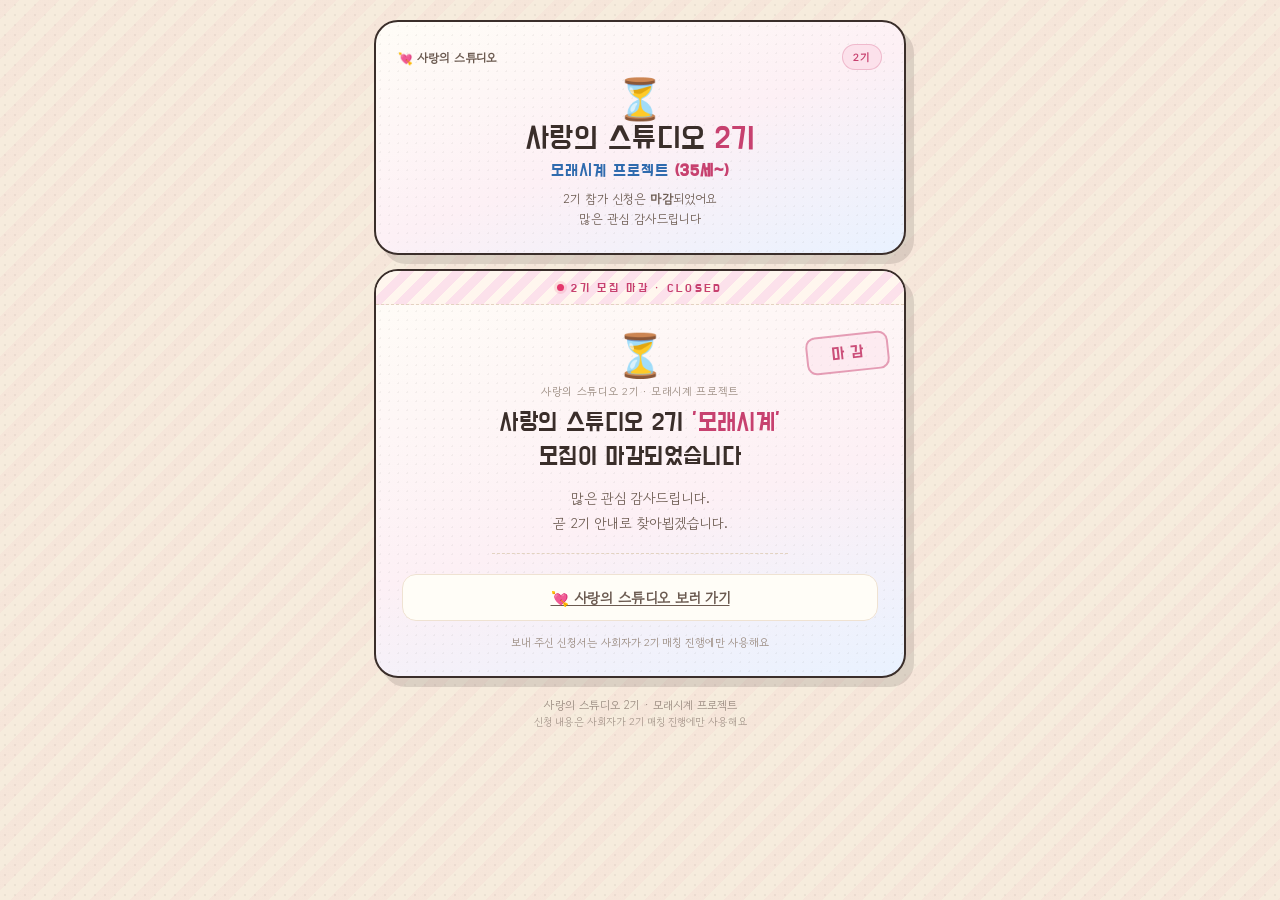
<file: love-studio/apply/index.html>
<!doctype html>
<html lang="ko">
<head>
<meta charset="utf-8">
<meta name="viewport" content="width=device-width, initial-scale=1, viewport-fit=cover">
<title>⏳ 사랑의 스튜디오 2기 · 모래시계 프로젝트 — 모집 마감</title>
<meta name="description" content="사랑의 스튜디오 2기 모래시계 프로젝트 모집이 마감되었습니다. 많은 관심 감사드립니다.">
<meta name="theme-color" content="#FFF7E8">
<meta name="robots" content="noindex">
<meta property="og:title" content="⏳ 사랑의 스튜디오 2기 · 모래시계 프로젝트 — 모집 마감">
<meta property="og:description" content="사랑의 스튜디오 2기 '모래시계' 모집이 마감되었습니다. 많은 관심 감사드립니다.">
<meta property="og:type" content="website">
<link rel="preconnect" href="https://fonts.googleapis.com">
<link rel="preconnect" href="https://fonts.gstatic.com" crossorigin>
<link href="https://fonts.googleapis.com/css2?family=Do+Hyeon&family=Gowun+Dodum&family=Noto+Sans+KR:wght@400;500;700;900&display=swap" rel="stylesheet">
<link rel="stylesheet" href="../assets/style.css?v=20">
<link rel="stylesheet" href="apply.css?v=4">
</head>
<body class="apply-body">
  <div class="apply-wrap">
    <header class="apply-hero">
      <div class="apply-hero-top">
        <a class="apply-home" href="../">💘 사랑의 스튜디오</a>
        <span class="apply-season">2기</span>
      </div>
      <div class="apply-hourglass" aria-hidden="true">⏳</div>
      <h1>사랑의 스튜디오 <span>2기</span></h1>
      <p class="apply-sub">모래시계 프로젝트 <b>(35세~)</b></p>
      <p class="apply-desc">2기 참가 신청은 <b>마감</b>되었어요<br>많은 관심 감사드립니다</p>
    </header>

    <main id="applyMain" class="apply-main">
      <section class="apply-closed">
        <div class="closed-tape">
          <span class="closed-dot" aria-hidden="true"></span>
          <span>2기 모집 마감 · CLOSED</span>
        </div>

        <div class="closed-body">
          <div class="closed-hourglass" aria-hidden="true">⏳</div>
          <p class="closed-eyebrow">사랑의 스튜디오 2기 · 모래시계 프로젝트</p>
          <h2 class="closed-title">사랑의 스튜디오 2기 <span>'모래시계'</span><br>모집이 마감되었습니다</h2>
          <p class="closed-msg">많은 관심 감사드립니다.<br>곧 2기 안내로 찾아뵙겠습니다.</p>

          <div class="closed-divider" aria-hidden="true"></div>

          <div class="closed-stamp" aria-hidden="true">마감</div>

          <div class="closed-actions">
            <a class="btn ghost" href="../">💘 사랑의 스튜디오 보러 가기</a>
          </div>

          <p class="closed-foot">보내 주신 신청서는 사회자가 2기 매칭 진행에만 사용해요</p>
        </div>
      </section>
    </main>

    <footer class="apply-foot">
      <p>사랑의 스튜디오 2기 · 모래시계 프로젝트</p>
      <p class="apply-foot-small">신청 내용은 사회자가 2기 매칭 진행에만 사용해요</p>
    </footer>
  </div>
  <div id="toast" class="toast" role="status" aria-live="polite"></div>
  <noscript>
    <p style="padding:24px;text-align:center;font-family:sans-serif">사랑의 스튜디오 2기 모집이 마감되었습니다 · 많은 관심 감사드립니다 ⏳</p>
  </noscript>
  <script type="module" src="app.js?v=3"></script>
</body>
</html>
</file>
<file: love-studio/assets/style.css>
/* ============================================================
   사랑의 스튜디오 — 90s retro dating show theme
   ============================================================ */

:root {
  --cream: #fff7ea;
  --paper: #fffdf7;
  --ink: #3a2e2a;
  --ink-2: #6b5a50;
  --muted: #9a8b80;
  --line: #efe2d2;
  --blue: #5b9be8;
  --blue-2: #4e8fd8;
  --blue-soft: #dcebfc;
  --blue-deep: #2f6bae;
  --pink: #f2729f;
  --pink-2: #e0648f;
  --pink-soft: #fce1eb;
  --pink-deep: #c7416f;
  --gold: #f6c453;
  --red: #e4386b;
  --radius: 18px;
  --shadow: 0 2px 0 rgba(58, 46, 42, 0.08), 0 10px 24px -14px rgba(58, 46, 42, 0.4);
  --font-display: 'Do Hyeon', 'Noto Sans KR', system-ui, sans-serif;
  --font-body: 'Gowun Dodum', 'Noto Sans KR', -apple-system, BlinkMacSystemFont, system-ui, sans-serif;
}

* {
  box-sizing: border-box;
  -webkit-tap-highlight-color: transparent;
}

html,
body {
  margin: 0;
  padding: 0;
  height: 100%;
}

body {
  font-family: var(--font-body);
  color: var(--ink);
  background-color: #f6ecdd;
  background-image: radial-gradient(rgba(58, 46, 42, 0.055) 1px, transparent 1px),
    repeating-linear-gradient(135deg, rgba(242, 114, 159, 0.05) 0 14px, transparent 14px 28px);
  background-size: 10px 10px, auto;
  -webkit-font-smoothing: antialiased;
}

button {
  font-family: inherit;
  color: inherit;
  border: 0;
  background: none;
  cursor: pointer;
}

input,
textarea {
  font-family: inherit;
  font-size: 15px;
  color: var(--ink);
}

h1,
h2,
h3,
h4,
p {
  margin: 0;
}

.app {
  min-height: 100%;
  display: flex;
  justify-content: center;
}

.phone {
  width: 100%;
  max-width: 480px;
  height: 100dvh;
  background: var(--cream);
  display: flex;
  flex-direction: column;
  position: relative;
  overflow: hidden;
}

@media (min-width: 540px) {
  .app {
    padding: 18px 0;
    align-items: center;
  }
  .phone {
    height: calc(100dvh - 36px);
    border: 3px solid var(--ink);
    border-radius: 30px;
    box-shadow: 10px 12px 0 rgba(58, 46, 42, 0.16);
  }
}

.screen {
  flex: 1;
  min-height: 0;
  display: flex;
  flex-direction: column;
  position: relative;
}

/* ---------------- 공통 ---------------- */

.pad {
  padding: 16px 16px 26px;
}

.scroll {
  flex: 1;
  min-height: 0;
  overflow-y: auto;
  overscroll-behavior: contain;
  -webkit-overflow-scrolling: touch;
  display: flex;
  flex-direction: column;
}

.scroll > .pad {
  flex: 0 0 auto;
}

.muted {
  color: var(--muted);
  font-size: 12px;
}

.center {
  text-align: center;
}

.section-head {
  display: flex;
  align-items: baseline;
  justify-content: space-between;
  gap: 8px;
  margin: 6px 0 8px;
}

.section-head h2 {
  font-family: var(--font-display);
  font-size: 18px;
  font-weight: 400;
  letter-spacing: 0.4px;
}

.section-note {
  font-size: 12.5px;
  color: var(--ink-2);
  line-height: 1.5;
  margin-bottom: 12px;
  opacity: 0.86;
}

.card {
  background: var(--paper);
  border: 1.5px solid var(--line);
  border-radius: var(--radius);
  padding: 14px;
  box-shadow: var(--shadow);
  margin-bottom: 12px;
}

.mini-label {
  display: inline-block;
  font-size: 11px;
  letter-spacing: 0.06em;
  color: var(--muted);
  text-transform: uppercase;
  margin-bottom: 8px;
}

.warn {
  color: var(--red);
  font-size: 12.5px;
}

.link-btn {
  display: block;
  width: 100%;
  margin-top: 10px;
  font-size: 12.5px;
  color: var(--muted);
  text-decoration: underline;
  text-underline-offset: 3px;
}

/* 배지 */
.badge {
  display: inline-flex;
  align-items: center;
  gap: 3px;
  padding: 3px 9px;
  border-radius: 999px;
  font-size: 11.5px;
  font-weight: 700;
  white-space: nowrap;
  line-height: 1.5;
}
.badge.m {
  background: var(--blue-soft);
  color: var(--blue-deep);
}
.badge.w {
  background: var(--pink-soft);
  color: var(--pink-deep);
}
.badge.host {
  background: linear-gradient(135deg, #ffe6a3, #ffd27a);
  color: #7a5310;
}
.badge.demo {
  background: #efe6da;
  color: var(--ink-2);
}
.badge.live {
  background: #d9f3e4;
  color: #1f7a52;
}
.badge.sm {
  font-size: 10.5px;
  padding: 2px 8px;
}
.badge.num {
  width: 26px;
  height: 26px;
  justify-content: center;
  padding: 0;
  border-radius: 9px;
  font-size: 12px;
  flex: 0 0 auto;
}
.badge.big {
  font-family: var(--font-display);
  font-size: 20px;
  padding: 8px 16px;
  font-weight: 400;
}
.badge.lock-badge {
  background: #f3ece3;
  color: var(--muted);
  font-size: 12px;
}

/* 버튼 */
.btn {
  display: inline-flex;
  align-items: center;
  justify-content: center;
  gap: 6px;
  padding: 12px 16px;
  border-radius: 14px;
  font-size: 14.5px;
  font-weight: 700;
  background: #f3ece3;
  color: var(--ink);
  border: 1.5px solid rgba(58, 46, 42, 0.1);
  transition: transform 0.06s ease, box-shadow 0.16s ease, background 0.16s ease;
}
.btn:active:not(:disabled) {
  transform: translateY(1px) scale(0.995);
}
.btn:disabled {
  opacity: 0.4;
  cursor: default;
}
.btn.block {
  display: flex;
  width: 100%;
  margin-bottom: 8px;
}
.btn.primary {
  background: linear-gradient(160deg, #ff8ab2, var(--pink-2));
  color: #fff;
  border-color: rgba(199, 65, 111, 0.35);
  box-shadow: 0 3px 0 #c2557a;
}
.btn.primary:active:not(:disabled) {
  box-shadow: 0 1px 0 #c2557a;
  transform: translateY(2px);
}
.btn.ghost {
  background: var(--paper);
  border: 1.5px solid var(--line);
  color: var(--ink-2);
}
.btn.small {
  padding: 8px 12px;
  font-size: 13px;
  border-radius: 11px;
}
.btn.danger {
  background: var(--red);
  color: #fff;
  box-shadow: 0 3px 0 #b11f4e;
}
.btn.reveal {
  background: linear-gradient(135deg, #ffe08a, #ffb366 55%, #ff8ab2);
  color: #5a3211;
  border: 2px solid #f0a95e;
  box-shadow: 0 4px 0 rgba(240, 169, 94, 0.55);
  font-size: 15px;
  margin: 6px 0 8px;
}
.btn.reveal:active {
  transform: translateY(2px);
  box-shadow: 0 2px 0 rgba(240, 169, 94, 0.55);
}
.btn-row {
  display: flex;
  gap: 8px;
  margin-bottom: 10px;
}
.btn-row .btn {
  flex: 1;
  margin-bottom: 0;
}
.danger-text {
  color: var(--red);
  font-size: 12.5px;
}

.icon-btn {
  width: 36px;
  height: 36px;
  border-radius: 12px;
  background: var(--paper);
  border: 1.5px solid var(--line);
  font-size: 16px;
  display: inline-flex;
  align-items: center;
  justify-content: center;
  flex: 0 0 auto;
}

.spacer {
  flex: 1;
}

.mini-btn {
  font-size: 11.5px;
  font-weight: 700;
  padding: 5px 9px;
  border-radius: 9px;
  background: #f2ece3;
  color: var(--ink-2);
  border: 1px solid rgba(58, 46, 42, 0.08);
}
.mini-btn.alert {
  background: var(--pink-soft);
  color: var(--pink-deep);
}

.chip {
  padding: 8px 11px;
  border-radius: 999px;
  background: var(--paper);
  border: 1.5px dashed #e3d3c1;
  font-size: 12px;
  color: var(--ink-2);
  white-space: nowrap;
}
.quick-row {
  display: flex;
  gap: 7px;
  overflow-x: auto;
  padding-bottom: 4px;
  scrollbar-width: none;
}
.quick-row::-webkit-scrollbar {
  display: none;
}

.text-input,
.text-area {
  width: 100%;
  background: var(--paper);
  border: 1.5px solid var(--line);
  border-radius: 13px;
  padding: 12px 13px;
  outline: none;
  margin-bottom: 10px;
}
.text-input:focus,
.text-area:focus {
  border-color: var(--pink);
  box-shadow: 0 0 0 3px rgba(242, 114, 159, 0.13);
}
.text-area {
  resize: vertical;
  line-height: 1.55;
}

/* ---------------- 로딩 ---------------- */

.loading {
  flex: 1;
  display: flex;
  flex-direction: column;
  align-items: center;
  justify-content: center;
  gap: 10px;
  color: var(--muted);
  font-size: 13px;
}
.loading-heart {
  font-size: 40px;
  animation: pulse 1.1s ease-in-out infinite;
}
@keyframes pulse {
  0%,
  100% {
    transform: scale(1);
  }
  50% {
    transform: scale(1.15);
  }
}

/* ---------------- 입장 ---------------- */

.entry {
  flex: 1;
  min-height: 0;
  overflow-y: auto;
  padding: 34px 22px 26px;
  display: flex;
  flex-direction: column;
  align-items: center;
  position: relative;
}
.entry::before {
  content: '';
  position: absolute;
  inset: 0 0 auto 0;
  height: 40%;
  background: radial-gradient(120% 90% at 50% 0%, rgba(91, 155, 232, 0.22), transparent 60%),
    radial-gradient(90% 80% at 85% 10%, rgba(242, 114, 159, 0.18), transparent 65%);
  pointer-events: none;
}
.entry > * {
  position: relative;
  width: 100%;
  max-width: 380px;
}
.entry-deco {
  display: flex;
  justify-content: space-between;
  font-size: 16px;
  opacity: 0.7;
  margin-bottom: 6px;
}
.hero-photo {
  margin: 0 auto 16px;
  border-radius: 18px;
  overflow: hidden;
  border: 2px solid rgba(58, 46, 42, 0.14);
  box-shadow: 0 8px 22px -14px rgba(58, 46, 42, 0.55);
  line-height: 0;
}
.hero-photo img {
  display: block;
  width: 100%;
  height: auto;
}
.entry-kicker {
  text-align: center;
  font-size: 12px;
  letter-spacing: 0.28em;
  color: var(--ink-2);
  opacity: 0.8;
  margin-bottom: 12px;
}
.logo {
  font-family: var(--font-display);
  font-size: 52px;
  line-height: 0.98;
  text-align: center;
  font-weight: 400;
  letter-spacing: -1px;
  color: var(--ink);
  text-shadow: 3px 4px 0 rgba(242, 114, 159, 0.25);
}
.logo em {
  font-style: normal;
  background: linear-gradient(100deg, var(--blue-2), var(--pink-2) 70%);
  -webkit-background-clip: text;
  background-clip: text;
  color: transparent;
  -webkit-text-fill-color: transparent;
}
.entry-sub {
  text-align: center;
  font-size: 13.5px;
  line-height: 1.65;
  color: var(--ink-2);
  margin: 16px 0 24px;
}
.entry-card {
  margin-top: 6px;
}
.ticket {
  background: var(--paper);
  border: 2px dashed #e6cdb8;
  border-radius: 20px;
  padding: 18px 16px 12px;
  box-shadow: var(--shadow);
  position: relative;
  animation: rise 0.5s ease both;
}
.ticket::before,
.ticket::after {
  content: '';
  position: absolute;
  width: 18px;
  height: 18px;
  background: var(--cream);
  border-radius: 50%;
  border: 2px dashed #e6cdb8;
  top: 50%;
  transform: translateY(-50%);
}
.ticket::before {
  left: -10px;
  border-right-color: transparent;
}
.ticket::after {
  right: -10px;
  border-left-color: transparent;
}
@keyframes rise {
  from {
    opacity: 0;
    transform: translateY(10px);
  }
  to {
    opacity: 1;
    transform: none;
  }
}
.entry-foot {
  margin-top: 16px;
  display: flex;
  flex-wrap: wrap;
  gap: 6px;
  align-items: center;
  justify-content: center;
  font-size: 11.5px;
  color: var(--muted);
  text-align: center;
}
.entry-bar {
  display: flex;
  align-items: center;
  gap: 10px;
  margin-bottom: 18px;
}
.entry-bar h2 {
  font-family: var(--font-display);
  font-size: 20px;
  font-weight: 400;
  flex: 1;
}

/* ---------------- 1기 종료 안내 ---------------- */

.closed {
  flex: 1;
  min-height: 0;
  overflow-y: auto;
  padding: 34px 22px 40px;
  display: flex;
  flex-direction: column;
  align-items: center;
  justify-content: center;
  position: relative;
}
.closed::before {
  content: '';
  position: absolute;
  inset: 0 0 auto 0;
  height: 46%;
  background: radial-gradient(120% 90% at 50% 0%, rgba(91, 155, 232, 0.2), transparent 62%),
    radial-gradient(90% 80% at 85% 12%, rgba(242, 114, 159, 0.16), transparent 66%);
  pointer-events: none;
}
.closed > * {
  position: relative;
  width: 100%;
  max-width: 380px;
}
.closed-deco {
  display: flex;
  justify-content: center;
  gap: 14px;
  font-size: 11px;
  color: var(--pink);
  opacity: 0.6;
  margin-bottom: 14px;
}
.closed-kicker {
  text-align: center;
  font-size: 11.5px;
  letter-spacing: 0.28em;
  color: var(--ink-2);
  opacity: 0.8;
  margin-bottom: 12px;
}
.closed-logo {
  font-family: var(--font-display);
  font-size: 42px;
  line-height: 0.98;
  text-align: center;
  font-weight: 400;
  letter-spacing: -1px;
  color: var(--ink);
  text-shadow: 3px 4px 0 rgba(242, 114, 159, 0.22);
}
.closed-logo em {
  font-style: normal;
  background: linear-gradient(100deg, var(--blue-2), var(--pink-2) 70%);
  -webkit-background-clip: text;
  background-clip: text;
  color: transparent;
  -webkit-text-fill-color: transparent;
}
.closed-card {
  margin-top: 26px;
  padding: 30px 18px 20px;
  text-align: center;
  position: relative;
  animation: rise 0.5s ease both;
}
.closed-stamp {
  position: absolute;
  top: 13px;
  right: 15px;
  font-family: var(--font-display);
  font-size: 12px;
  letter-spacing: 0.22em;
  color: var(--pink-deep);
  border: 1.5px solid rgba(199, 65, 111, 0.45);
  border-radius: 6px;
  padding: 2px 6px 3px;
  transform: rotate(-6deg);
  opacity: 0.75;
}
.closed-title {
  font-family: var(--font-display);
  font-size: 25px;
  line-height: 1.34;
  font-weight: 400;
  color: var(--ink);
  margin-top: 6px;
}
.closed-thanks {
  margin-top: 12px;
  font-size: 13.5px;
  line-height: 1.6;
  color: var(--ink-2);
}
.closed-rule {
  margin: 18px auto 12px;
  width: 64px;
  height: 0;
  border-top: 2px dashed #e6cdb8;
}
.closed-date {
  font-size: 11.5px;
  letter-spacing: 0.16em;
  color: var(--muted);
}
.closed-host {
  margin: 18px auto 0;
  display: block;
  font-size: 12px;
  color: var(--muted);
  padding: 8px 12px;
  border-radius: 999px;
  border: 1px dashed var(--line);
}

.seg {
  display: flex;
  gap: 8px;
  margin-bottom: 16px;
}
.seg-btn {
  flex: 1;
  padding: 12px;
  border-radius: 14px;
  background: var(--paper);
  border: 1.5px solid var(--line);
  font-weight: 700;
  font-size: 14px;
  color: var(--muted);
}
.seg-btn.on.m {
  background: var(--blue-soft);
  border-color: var(--blue);
  color: var(--blue-deep);
}
.seg-btn.on.w {
  background: var(--pink-soft);
  border-color: var(--pink);
  color: var(--pink-deep);
}

.num-grid {
  display: grid;
  grid-template-columns: repeat(2, 1fr);
  gap: 9px;
}
.num-card {
  background: var(--paper);
  border: 1.5px solid var(--line);
  border-radius: 15px;
  padding: 13px 12px;
  text-align: left;
  display: flex;
  align-items: baseline;
  justify-content: space-between;
  box-shadow: 0 2px 0 rgba(58, 46, 42, 0.05);
  transition: transform 0.08s ease;
}
.num-card:active {
  transform: scale(0.97);
}
.num-card b {
  font-family: var(--font-display);
  font-size: 18px;
  font-weight: 400;
}
.num-card span {
  font-size: 11.5px;
  color: var(--muted);
}
.num-card.m {
  border-left: 4px solid var(--blue);
}
.num-card.w {
  border-left: 4px solid var(--pink);
}

.pin-guide {
  text-align: center;
  font-size: 13.5px;
  color: var(--ink-2);
  line-height: 1.55;
  margin-bottom: 20px;
}
.pin-guide small {
  font-size: 11.5px;
  color: var(--muted);
}
.pin-dots {
  display: flex;
  justify-content: center;
  gap: 14px;
  margin-bottom: 6px;
}
.pin-dots .dot {
  width: 15px;
  height: 15px;
  border-radius: 50%;
  background: #eee2d3;
  border: 1.5px solid #e2d2bf;
  transition: transform 0.12s ease, background 0.12s ease;
}
.pin-dots .dot.on {
  background: var(--pink);
  border-color: var(--pink-2);
  transform: scale(1.12);
}
.pin-error {
  min-height: 20px;
  text-align: center;
  font-size: 12px;
  color: var(--red);
  margin-bottom: 6px;
}
.shake {
  animation: shake 0.32s ease;
}
@keyframes shake {
  0%,
  100% {
    transform: translateX(0);
  }
  20%,
  60% {
    transform: translateX(-6px);
  }
  40%,
  80% {
    transform: translateX(6px);
  }
}
.pinpad {
  display: grid;
  grid-template-columns: repeat(3, 1fr);
  gap: 9px;
  margin-top: 6px;
}
.key {
  height: 58px;
  border-radius: 16px;
  background: var(--paper);
  border: 1.5px solid var(--line);
  font-family: var(--font-display);
  font-size: 24px;
  box-shadow: 0 3px 0 rgba(58, 46, 42, 0.07);
  transition: transform 0.06s ease, box-shadow 0.06s ease;
}
.key:active {
  transform: translateY(2px);
  box-shadow: 0 1px 0 rgba(58, 46, 42, 0.07);
}
.key.fn {
  background: #f3ece3;
  color: var(--ink-2);
  font-size: 19px;
}
.code-form {
  margin-bottom: 10px;
}

/* ---------------- 상단 ---------------- */

.topbar {
  flex: 0 0 auto;
  display: flex;
  align-items: center;
  justify-content: space-between;
  gap: 8px;
  padding: calc(10px + env(safe-area-inset-top)) 16px 10px;
  background: var(--cream);
  border-bottom: 1.5px solid var(--line);
}
.brand {
  display: flex;
  align-items: center;
  gap: 7px;
}
.brand-mark {
  font-size: 18px;
  filter: drop-shadow(1px 1px 0 rgba(242, 114, 159, 0.4));
}
.brand-name {
  font-family: var(--font-display);
  font-size: 19px;
  letter-spacing: -0.2px;
  text-shadow: 1.5px 1.5px 0 rgba(242, 114, 159, 0.22);
}

.stage {
  flex: 0 0 auto;
  padding: 8px 14px 10px;
  background: linear-gradient(180deg, rgba(91, 155, 232, 0.1), rgba(242, 114, 159, 0.1));
  border-bottom: 1.5px solid var(--line);
}
.stage-row {
  display: flex;
  align-items: center;
  gap: 8px;
  font-size: 12px;
}
.stage-step {
  font-family: var(--font-display);
  font-size: 10.5px;
  letter-spacing: 0.1em;
  color: #fff;
  background: var(--ink);
  padding: 3px 7px;
  border-radius: 6px;
}
.stage-label {
  flex: 1;
  font-size: 12.5px;
  font-weight: 700;
  color: var(--ink-2);
  overflow: hidden;
  text-overflow: ellipsis;
  white-space: nowrap;
}
.stage-live {
  display: inline-flex;
  align-items: center;
  gap: 4px;
  font-size: 10px;
  font-weight: 700;
  letter-spacing: 0.08em;
  color: var(--pink-deep);
}
.stage-live i {
  width: 6px;
  height: 6px;
  border-radius: 50%;
  background: var(--red);
  animation: blink 1.4s ease-in-out infinite;
}
@keyframes blink {
  0%,
  100% {
    opacity: 1;
  }
  50% {
    opacity: 0.25;
  }
}
.ticker {
  display: flex;
  align-items: center;
  gap: 6px;
  margin-top: 8px;
  background: var(--paper);
  border: 1.5px dashed #ecd9c5;
  border-radius: 10px;
  padding: 5px 8px;
  overflow: hidden;
}
.ticker-badge {
  font-size: 12px;
  flex: 0 0 auto;
}
.ticker-track {
  flex: 1;
  overflow: hidden;
  white-space: nowrap;
  mask-image: linear-gradient(90deg, transparent, #000 8px, #000 calc(100% - 12px), transparent);
  -webkit-mask-image: linear-gradient(90deg, transparent, #000 8px, #000 calc(100% - 12px), transparent);
}
.ticker-text {
  display: inline-block;
  font-size: 12px;
  color: var(--ink-2);
  padding-left: 4px;
  animation: marquee 18s linear 1.2s infinite;
}
@keyframes marquee {
  from {
    transform: translateX(0);
  }
  to {
    transform: translateX(-100%);
  }
}
@media (prefers-reduced-motion: reduce) {
  .ticker-text,
  .dot,
  .stage-live i,
  .loading-heart {
    animation: none;
  }
}

/* ---------------- 탭 ---------------- */

.tabs {
  flex: 0 0 auto;
  display: flex;
  background: var(--paper);
  border-top: 1.5px solid var(--line);
  padding: 6px 6px calc(6px + env(safe-area-inset-bottom));
  box-shadow: 0 -6px 18px -14px rgba(58, 46, 42, 0.5);
}
.tab {
  flex: 1 1 0;
  min-width: 0;
  display: flex;
  flex-direction: column;
  align-items: center;
  justify-content: center;
  gap: 2px;
  padding: 6px 0 4px;
  border-radius: 12px;
  color: var(--muted);
  transition: color 0.15s ease, background 0.15s ease;
}
.tab-icon {
  font-size: 18px;
  line-height: 1;
  filter: grayscale(0.4);
  transition: filter 0.15s ease, transform 0.15s ease;
}
.tab-label {
  font-size: 10.5px;
  font-weight: 700;
  line-height: 1.15;
  white-space: nowrap;
}
/* 사회자도 5개 탭(진행·라운지·명단·투표·방송)이 아이폰 폭에서 한 줄에 들어가게 */
@media (max-width: 400px) {
  .tabs {
    padding-left: 2px;
    padding-right: 2px;
  }
  .tab {
    padding: 5px 0 3px;
    gap: 1px;
  }
  .tab-icon {
    font-size: 16px;
  }
  .tab-label {
    font-size: 9.5px;
    letter-spacing: -0.2px;
  }
}
.tab.on {
  color: var(--pink-deep);
  background: var(--pink-soft);
}
.tab.on .tab-icon {
  filter: none;
  transform: translateY(-1px);
}

/* ---------------- 라운지 ---------------- */

.ann-stack {
  display: flex;
  flex-direction: column;
  gap: 8px;
  margin-bottom: 12px;
}
.ann {
  position: relative;
  background: linear-gradient(180deg, #fffaf0, #fff3dd);
  border: 1.5px solid #f1dcb6;
  border-radius: 14px;
  padding: 11px 12px;
  box-shadow: 0 2px 0 rgba(240, 200, 130, 0.18);
}
.ann-badge {
  display: inline-block;
  font-size: 10.5px;
  font-weight: 700;
  color: #8a5a12;
  background: #ffe6ae;
  padding: 2px 7px;
  border-radius: 6px;
  margin-bottom: 6px;
}
.ann p {
  font-size: 13.5px;
  line-height: 1.55;
  color: var(--ink);
  padding-right: 4px;
  white-space: pre-wrap;
  word-break: break-word;
  overflow-wrap: anywhere;
}
.ann-time {
  display: block;
  margin-top: 6px;
  font-size: 10.5px;
  color: var(--muted);
}
.ann-list {
  display: flex;
  flex-direction: column;
  gap: 8px;
}
.ann-list .mini-btn {
  position: absolute;
  top: 8px;
  right: 8px;
}
.ann-list .ann p {
  padding-right: 44px;
}

.msgs {
  flex: 1 1 auto;
  display: flex;
  flex-direction: column;
  gap: 10px;
  padding: 4px 16px 12px;
}

.msg {
  max-width: 82%;
  align-self: flex-start;
  display: flex;
  flex-direction: column;
  gap: 3px;
}
.msg-head {
  display: flex;
}
.msg-body {
  background: var(--paper);
  border: 1.5px solid var(--line);
  border-radius: 4px 16px 16px 16px;
  padding: 9px 12px;
  font-size: 14px;
  line-height: 1.5;
  word-break: break-word;
  overflow-wrap: anywhere;
  white-space: pre-wrap;
  box-shadow: 0 1px 0 rgba(58, 46, 42, 0.05);
}
.msg.mine {
  align-self: flex-end;
  align-items: flex-end;
}
.msg.mine .msg-head {
  justify-content: flex-end;
}
.msg.mine .msg-body {
  background: linear-gradient(160deg, #ffe9f1, #ffdcea);
  border-color: #f8c6d9;
  border-radius: 16px 4px 16px 16px;
}
.msg.from-host .msg-body {
  background: #fff8e6;
  border-color: #f3e0b6;
}
.msg.from-host.mine .msg-body {
  background: #ffeec2;
  border-color: #f0d79b;
}
.msg-time {
  font-size: 10px;
  color: var(--muted);
  padding: 0 4px;
}
/* 답장 — 말풍선 상단 인용 블록 */
.msg-quote {
  display: flex;
  flex-direction: column;
  gap: 1px;
  max-width: 100%;
  text-align: left;
  font: inherit;
  font-size: 11.5px;
  line-height: 1.35;
  color: var(--ink-2);
  padding: 6px 10px 6px 9px;
  border: 1px solid #ecdcd2;
  border-left: 3px solid #e3a9c0;
  border-radius: 4px 10px 10px 4px;
  background: #fdf3ec;
  cursor: pointer;
  -webkit-tap-highlight-color: transparent;
}
.msg-quote:active {
  background: #f8e5da;
}
.rq-who {
  font-weight: 700;
  color: #b25f80;
  font-size: 11px;
}
.rq-text {
  display: block;
  white-space: nowrap;
  overflow: hidden;
  text-overflow: ellipsis;
  color: var(--muted);
}
/* 원본으로 이동했을 때 잠깐 반짝 */
@keyframes reply-flash {
  0%,
  100% {
    box-shadow: 0 0 0 0 rgba(242, 114, 159, 0);
  }
  14%,
  62% {
    box-shadow: 0 0 0 3px rgba(242, 114, 159, 0.6);
  }
}
.msg-flash .msg-body,
.msg-flash .msg-quote {
  animation: reply-flash 1.5s ease-out;
}
/* 시간 + ↩ 답장 버튼 줄 */
.msg-foot {
  display: flex;
  align-items: center;
  gap: 2px;
  padding: 0 1px;
  max-width: 100%;
}
.msg.mine .msg-foot {
  flex-direction: row-reverse;
}
.msg-foot .msg-time {
  padding: 0;
}
.reply-btn {
  display: inline-flex;
  align-items: center;
  justify-content: center;
  min-height: 30px;
  padding: 4px 9px;
  margin: -2px 0;
  border: 1px solid transparent;
  border-radius: 999px;
  background: transparent;
  color: var(--muted);
  font-size: 10.5px;
  font-weight: 600;
  line-height: 1;
  white-space: nowrap;
  -webkit-tap-highlight-color: transparent;
}
.reply-btn:active {
  background: #f9e3ec;
  border-color: #f0cddb;
  color: #b25f80;
}
@media (hover: hover) {
  .reply-btn:hover {
    background: #f9e3ec;
    color: #b25f80;
  }
}
.sysmsg {
  align-self: center;
  max-width: 92%;
  text-align: center;
  font-size: 11.5px;
  color: var(--ink-2);
  background: #f3ece3;
  border-radius: 999px;
  padding: 5px 12px;
  line-height: 1.4;
}

.composer {
  flex: 0 0 auto;
  position: sticky;
  bottom: 0;
  display: flex;
  flex-wrap: wrap;
  align-items: flex-end;
  gap: 8px;
  padding: 10px 12px calc(10px + env(safe-area-inset-bottom));
  background: linear-gradient(180deg, rgba(255, 247, 234, 0.2), var(--cream) 40%);
  border-top: 1.5px solid var(--line);
}
/* 사회자 라운지 — 보내기 전 사진 미리보기 */
.composer-preview {
  order: -1;
  flex: 1 0 100%;
  display: flex;
  align-items: center;
  gap: 10px;
  padding: 6px 8px 6px 6px;
  background: var(--paper);
  border: 1.5px solid #f3e0b6;
  border-radius: 14px;
}
.composer-preview img {
  flex: 0 0 auto;
  width: 54px;
  height: 54px;
  object-fit: cover;
  border-radius: 10px;
  background: #fff;
  border: 1px solid var(--line);
}
.preview-meta {
  flex: 1 1 auto;
  min-width: 0;
  display: flex;
  flex-direction: column;
  gap: 2px;
}
.preview-meta b {
  font-size: 12.5px;
  color: var(--ink);
}
.preview-meta span {
  font-size: 11px;
  color: var(--muted);
  line-height: 1.35;
}
.preview-x {
  flex: 0 0 auto;
  width: 30px;
  height: 30px;
  border-radius: 50%;
  background: #f3ece3;
  color: var(--ink-2);
  font-size: 14px;
  font-weight: 700;
  display: flex;
  align-items: center;
  justify-content: center;
}
/* 라운지 답장 — 입력창 위 답장 대상 취소 바 */
.composer-reply {
  order: -1;
  flex: 1 0 100%;
  display: flex;
  align-items: center;
  gap: 8px;
  padding: 6px 8px;
  background: #fdf1f5;
  border: 1.5px solid #f6cddb;
  border-radius: 14px;
}
.composer-reply .cr-icon {
  flex: 0 0 auto;
  width: 26px;
  height: 26px;
  border-radius: 50%;
  background: #f9dbe6;
  color: #b25f80;
  font-size: 13px;
  font-weight: 700;
  display: flex;
  align-items: center;
  justify-content: center;
}
.cr-meta {
  flex: 1 1 auto;
  min-width: 0;
  display: flex;
  flex-direction: column;
  gap: 1px;
}
.cr-meta b {
  font-size: 12px;
  color: #a85375;
  line-height: 1.25;
}
.cr-meta span {
  font-size: 11px;
  color: var(--muted);
  line-height: 1.3;
  white-space: nowrap;
  overflow: hidden;
  text-overflow: ellipsis;
}
.composer-reply .preview-x {
  background: #f7e3ea;
  color: #a85375;
}
.photo-btn {
  flex: 0 0 auto;
  width: 44px;
  height: 44px;
  border-radius: 50%;
  background: var(--paper);
  border: 1.5px solid var(--line);
  font-size: 20px;
  line-height: 1;
  display: flex;
  align-items: center;
  justify-content: center;
}
.photo-btn:active {
  background: #ffeec2;
  border-color: #f0d79b;
}
.photo-input {
  display: none;
}

/* 라운지 말풍선 안의 사진 */
.msg.has-photo {
  width: 80%;
  max-width: 80%;
}
.msg-body.msg-photo {
  padding: 4px;
  background: #fff;
  border-color: var(--line);
  line-height: 0;
  max-width: 100%;
}
.msg-img {
  display: block;
  width: 100%;
  height: auto;
  max-height: 400px;
  object-fit: contain;
  border-radius: 12px;
  background: #fff;
  cursor: zoom-in;
}

/* 사진 크게 보기 */
.lightbox {
  position: fixed;
  inset: 0;
  z-index: 90;
  background: rgba(24, 18, 16, 0.9);
  display: flex;
  flex-direction: column;
  align-items: center;
  justify-content: center;
  gap: 10px;
  padding: 20px;
  animation: fadein 0.16s ease-out;
}
.lightbox img {
  max-width: 100%;
  max-height: 88vh;
  border-radius: 10px;
  object-fit: contain;
  background: #fff;
}
.lightbox-hint {
  font-size: 11.5px;
  color: rgba(255, 255, 255, 0.7);
}
@keyframes fadein {
  from {
    opacity: 0;
  }
  to {
    opacity: 1;
  }
}
.chat-input {
  flex: 1;
  min-width: 0;
  background: var(--paper);
  border: 1.5px solid var(--line);
  border-radius: 999px;
  padding: 11px 15px;
  font-size: 14px;
  outline: none;
}
.chat-input:focus {
  border-color: var(--pink);
  box-shadow: 0 0 0 3px rgba(242, 114, 159, 0.12);
}
/* 라운지 입력창은 여러 줄(붙여넣은 프로필 목록도 줄바꿈 그대로) */
.chat-input-multi {
  resize: none;
  border-radius: 22px;
  line-height: 1.45;
  max-height: 132px;
  overflow-y: auto;
}
.send {
  flex: 0 0 auto;
  width: 44px;
  height: 44px;
  border-radius: 50%;
  background: linear-gradient(160deg, #ff8ab2, var(--pink-2));
  color: #fff;
  font-size: 20px;
  font-weight: 700;
  box-shadow: 0 3px 0 #c2557a;
  display: flex;
  align-items: center;
  justify-content: center;
}
.send:active {
  transform: translateY(2px);
  box-shadow: 0 1px 0 #c2557a;
}

.empty {
  margin: auto;
  padding: 30px 20px;
  text-align: center;
  display: flex;
  flex-direction: column;
  gap: 6px;
  color: var(--muted);
  font-size: 12.5px;
}
.empty b {
  color: var(--ink-2);
  font-size: 14px;
}
.empty-emoji {
  font-size: 30px;
  opacity: 0.7;
}

/* ---------------- 작대기 ---------------- */

.locked {
  text-align: center;
  padding: 28px 18px;
  background: linear-gradient(180deg, #fffdf7, #fff4e6);
}
.lock-emoji {
  font-size: 34px;
  margin-bottom: 8px;
}
.locked h3 {
  font-family: var(--font-display);
  font-weight: 400;
  font-size: 18px;
  margin-bottom: 8px;
}
.locked p {
  font-size: 13px;
  line-height: 1.6;
  color: var(--ink-2);
}
.round-dots {
  display: flex;
  justify-content: center;
  gap: 8px;
  margin-top: 16px;
}
.rd {
  width: 26px;
  height: 6px;
  border-radius: 99px;
  background: #eee2d3;
}
.rd.on {
  background: linear-gradient(90deg, var(--blue), var(--pink));
}

.my-picks {
  display: flex;
  flex-wrap: wrap;
  align-items: center;
  gap: 8px;
  background: linear-gradient(140deg, #f3f9ff, #ffeef4);
  border-color: #e9dcf0;
}
.my-picks .mini-label {
  margin: 0;
  width: 100%;
}
.pick-chips {
  display: flex;
  gap: 7px;
  flex-wrap: wrap;
}
.pick-chip {
  display: inline-flex;
  align-items: baseline;
  gap: 4px;
  padding: 6px 10px;
  border-radius: 11px;
  background: rgba(255, 255, 255, 0.75);
  border: 1.5px dashed #e5d6e8;
  font-size: 12px;
  color: var(--muted);
}
.pick-chip em {
  font-style: normal;
  font-size: 10.5px;
  color: var(--muted);
}
.pick-chip b {
  font-size: 12.5px;
  color: var(--ink-2);
}
.pick-chip small {
  font-size: 10px;
}
.pick-chip.on {
  background: #fff;
  border-style: solid;
  border-color: var(--pink);
  box-shadow: 0 2px 0 rgba(242, 114, 159, 0.16);
}
.pick-chip.on b {
  color: var(--pink-deep);
}
.save-state {
  margin-left: auto;
  font-size: 10.5px;
  color: var(--muted);
}

.pick-section {
  margin-bottom: 14px;
}
.pick-head {
  display: flex;
  align-items: baseline;
  gap: 8px;
  margin-bottom: 7px;
}
.pick-head b {
  font-family: var(--font-display);
  font-weight: 400;
  font-size: 15.5px;
}
.pick-head span {
  font-size: 11.5px;
  color: var(--muted);
}
.pickgrid {
  display: grid;
  grid-template-columns: repeat(5, 1fr);
  gap: 6px;
}
.pick {
  display: flex;
  flex-direction: column;
  align-items: center;
  gap: 1px;
  padding: 8px 2px 6px;
  border-radius: 12px;
  background: var(--paper);
  border: 1.5px solid var(--line);
  transition: transform 0.08s ease, background 0.12s ease, border-color 0.12s ease;
}
.pick b {
  font-family: var(--font-display);
  font-size: 16px;
  font-weight: 400;
}
.pick span {
  font-size: 9.5px;
  color: var(--muted);
}
.pick:active {
  transform: scale(0.95);
}
.pick.on.m {
  background: var(--blue-soft);
  border-color: var(--blue);
  box-shadow: 0 2px 0 rgba(91, 155, 232, 0.3);
}
.pick.on.w {
  background: var(--pink-soft);
  border-color: var(--pink);
  box-shadow: 0 2px 0 rgba(242, 114, 159, 0.3);
}

.tip {
  display: flex;
  gap: 10px;
  align-items: flex-start;
  background: #fffaf0;
  border-color: #f1e3cd;
  margin-top: 6px;
}
.tip-icon {
  font-size: 18px;
}
.tip b {
  font-size: 12.5px;
  display: block;
  margin-bottom: 2px;
}
.tip p {
  font-size: 12px;
  color: var(--ink-2);
  line-height: 1.5;
}

/* 관계도 */
.chart-wrap {
  background: var(--paper);
  border: 1.5px solid var(--line);
  border-radius: var(--radius);
  padding: 10px 6px 8px;
  box-shadow: var(--shadow);
  margin-bottom: 14px;
}
.chart {
  width: 100%;
  height: auto;
  display: block;
  overflow: visible;
}
.chart .node {
  cursor: pointer;
}
.chart .node circle:last-of-type {
  transition: r 0.12s ease;
}
.chart .node.focus circle:last-of-type {
  stroke: #fff;
  stroke-width: 2.5;
}
.chart .arrow {
  transition: opacity 0.15s ease, stroke-width 0.15s ease;
}
.chart .arrow.hl {
  opacity: 1 !important;
  stroke-width: 3.2;
}
.chart .arrow.dim {
  opacity: 0.08 !important;
}
.chart .heart text {
  font-size: 14px;
}
.chart-legend {
  display: flex;
  justify-content: center;
  gap: 12px;
  padding: 4px 0 2px;
  font-size: 10.5px;
  color: var(--muted);
}
.chart-legend span {
  display: inline-flex;
  align-items: center;
  gap: 4px;
}
.ln {
  width: 16px;
  height: 2.5px;
  border-radius: 2px;
  background: var(--blue);
}
.ln.w {
  background: var(--pink);
}
.ln.pair {
  background: var(--red);
  height: 3.5px;
}
.chart-tip {
  text-align: center;
  font-size: 10.5px;
  color: var(--muted);
  padding: 4px 0 2px;
}

.result-card {
  text-align: center;
  padding: 22px 18px;
  border-radius: 22px;
  background: linear-gradient(160deg, #fffdf7, #fff0f5);
  border: 2px solid #f8d9e4;
  box-shadow: var(--shadow);
  margin-bottom: 16px;
}
.result-card.matched {
  background: radial-gradient(120% 100% at 50% 0%, #fff2b8, #ffd9e8 60%, #ffeef6);
  border-color: #f6c1d5;
  animation: rise 0.4s ease both;
}
.result-kicker {
  display: inline-block;
  font-size: 12px;
  color: var(--pink-deep);
  font-weight: 700;
  margin-bottom: 8px;
}
.result-card h3 {
  font-family: var(--font-display);
  font-weight: 400;
  font-size: 28px;
  letter-spacing: -0.5px;
  margin-bottom: 6px;
}
.result-sub {
  font-size: 12.5px;
  color: var(--ink-2);
  line-height: 1.6;
  margin-bottom: 14px;
}

.pick-list {
  padding: 6px 12px;
}
.pick-row {
  display: flex;
  align-items: center;
  gap: 8px;
  padding: 8px 0;
  border-bottom: 1px dashed #f0e5d7;
  font-size: 12.5px;
  color: var(--ink-2);
}
.pick-row:last-child {
  border-bottom: 0;
}
.pick-row.me {
  background: linear-gradient(90deg, rgba(242, 114, 159, 0.08), transparent);
  border-radius: 8px;
  padding-left: 6px;
}
.pick-row.pending {
  opacity: 0.6;
}
.pick-row-body {
  flex: 1;
  line-height: 1.5;
  word-break: keep-all;
}
.pick-row-body b {
  color: var(--pink-deep);
}

/* ---------------- 1:1 ---------------- */

.room-list {
  display: flex;
  flex-direction: column;
  gap: 9px;
  margin-bottom: 14px;
}
.room-row {
  display: flex;
  align-items: center;
  gap: 11px;
  width: 100%;
  text-align: left;
  background: var(--paper);
  border: 1.5px solid var(--line);
  border-radius: 16px;
  padding: 12px;
  box-shadow: var(--shadow);
}
.room-row.locked-row {
  opacity: 0.6;
}
.avatar {
  width: 42px;
  height: 42px;
  border-radius: 14px;
  display: flex;
  align-items: center;
  justify-content: center;
  font-size: 19px;
  flex: 0 0 auto;
  background: #f3ece3;
}
.avatar.host {
  background: linear-gradient(140deg, #ffe6a3, #ffcf76);
}
.avatar.m {
  background: var(--blue-soft);
}
.avatar.w {
  background: var(--pink-soft);
}
.avatar.lock {
  background: #f3ece3;
}
.room-main {
  flex: 1;
  min-width: 0;
  display: flex;
  flex-direction: column;
  gap: 2px;
}
.room-main b {
  font-size: 14px;
}
.room-main small {
  font-size: 11.5px;
  color: var(--muted);
  overflow: hidden;
  text-overflow: ellipsis;
  white-space: nowrap;
}
.room-time {
  font-size: 10.5px;
  color: var(--muted);
  flex: 0 0 auto;
}

.my-card {
  text-align: center;
  background: linear-gradient(160deg, #f3f9ff, #fff0f6);
  padding: 22px 16px;
}
.my-card h3 {
  font-family: var(--font-display);
  font-weight: 400;
  font-size: 20px;
  margin: 10px 0 6px;
}
.my-card p {
  font-size: 12.5px;
  color: var(--ink-2);
  line-height: 1.55;
}
.link-box {
  display: block;
  background: #f7f1e8;
  border-radius: 10px;
  padding: 9px 11px;
  font-size: 11px;
  color: var(--ink-2);
  word-break: break-all;
  line-height: 1.5;
  margin-bottom: 10px;
}

/* ---------------- 사회자 ---------------- */

.hero-card {
  background: linear-gradient(150deg, #fffdf7, #f2f8ff 55%, #fff0f5);
  padding: 16px;
}
.hero-top {
  display: flex;
  align-items: center;
  justify-content: space-between;
  margin-bottom: 6px;
}
.hero-top .mini-label {
  margin: 0;
}
.hero-card h2 {
  font-family: var(--font-display);
  font-weight: 400;
  font-size: 22px;
  line-height: 1.25;
  margin-bottom: 4px;
}
.hero-card p {
  font-size: 12.5px;
  color: var(--ink-2);
  line-height: 1.5;
}
.stat-row {
  display: flex;
  gap: 6px;
  margin-top: 14px;
}
.stat {
  flex: 1;
  background: rgba(255, 255, 255, 0.75);
  border: 1px solid rgba(58, 46, 42, 0.07);
  border-radius: 12px;
  padding: 8px 4px;
  text-align: center;
}
.stat b {
  display: block;
  font-family: var(--font-display);
  font-weight: 400;
  font-size: 20px;
  color: var(--ink);
}
.stat span {
  font-size: 10px;
  color: var(--muted);
}

.stepper {
  display: flex;
  gap: 5px;
  margin: 4px 0 12px;
}
.step {
  flex: 1;
  display: flex;
  flex-direction: column;
  align-items: center;
  gap: 3px;
  padding: 8px 0 7px;
  border-radius: 12px;
  background: var(--paper);
  border: 1.5px solid var(--line);
  color: var(--muted);
}
.step-dot {
  font-family: var(--font-display);
  font-size: 13px;
  width: 22px;
  height: 22px;
  border-radius: 50%;
  display: flex;
  align-items: center;
  justify-content: center;
  background: #f2ece3;
  color: var(--ink-2);
}
.step-name {
  font-size: 9.5px;
  font-weight: 700;
}
.step.done {
  border-color: #cfe3f8;
  color: var(--blue-deep);
}
.step.done .step-dot {
  background: var(--blue-soft);
  color: var(--blue-deep);
}
.step.on {
  border-color: var(--pink);
  background: var(--pink-soft);
  color: var(--pink-deep);
  box-shadow: 0 2px 0 rgba(242, 114, 159, 0.25);
}
.step.on .step-dot {
  background: var(--pink);
  color: #fff;
}

.roster-list {
  display: flex;
  flex-direction: column;
  gap: 6px;
  margin-bottom: 12px;
}
.roster-row {
  display: flex;
  align-items: center;
  gap: 9px;
  background: var(--paper);
  border: 1.5px solid var(--line);
  border-radius: 14px;
  padding: 9px 10px;
}
.roster-main {
  flex: 1;
  min-width: 0;
  display: flex;
  flex-direction: column;
  gap: 1px;
}
.roster-main b {
  font-size: 13px;
}
.roster-main b small {
  font-size: 10.5px;
  color: var(--muted);
  font-weight: 400;
}
.handle {
  font-size: 11px;
  color: var(--blue-deep);
  overflow: hidden;
  text-overflow: ellipsis;
  white-space: nowrap;
}
.handle .missing {
  color: #cbb9a8;
}
.roster-meta {
  display: flex;
  align-items: center;
  gap: 5px;
  flex: 0 0 auto;
}
.dot {
  width: 7px;
  height: 7px;
  border-radius: 50%;
  background: #e4d7c8;
}
.dot.on {
  background: #3fbf7f;
  box-shadow: 0 0 0 3px rgba(63, 191, 127, 0.16);
}
.vote-mark {
  font-size: 9.5px;
  font-weight: 700;
  color: #c9b8a7;
  min-width: 22px;
  text-align: center;
}
.vote-mark.on {
  color: var(--pink-deep);
  background: var(--pink-soft);
  border-radius: 6px;
  padding: 2px 4px;
}
.roster-btns {
  display: flex;
  gap: 4px;
  flex: 0 0 auto;
}

.tally-row {
  display: grid;
  grid-template-columns: 70px 1fr;
  gap: 6px 8px;
  align-items: center;
  padding: 7px 0;
  border-bottom: 1px dashed #f0e5d7;
}
.tally-row:last-child {
  border-bottom: 0;
}
.tally-bars {
  display: flex;
  flex-direction: column;
  gap: 2px;
}
.tb {
  display: block;
  height: 4px;
  border-radius: 3px;
  min-width: 3px;
  background: var(--pink);
}
.tb.first {
  background: var(--pink);
}
.tb.second {
  background: #f7c6d8;
}
.tb.final {
  background: var(--red);
}
.tally-num {
  grid-column: 1 / -1;
  font-size: 10.5px;
  color: var(--muted);
}
.pair-row {
  display: flex;
  align-items: center;
  gap: 6px;
  padding: 7px 0;
  border-bottom: 1px dashed #f0e5d7;
  flex-wrap: wrap;
}
.pair-row:last-child {
  border-bottom: 0;
}
.heart-line {
  font-size: 13px;
}
.open-mark {
  margin-left: auto;
  font-size: 10px;
  font-weight: 700;
  color: #1f7a52;
  background: #dcf5e6;
  padding: 2px 7px;
  border-radius: 6px;
}

.ann-form {
  margin-bottom: 10px;
}
.demo-card {
  background: #fffaf0;
  border-color: #f1e3cd;
}

/* ---------------- 채팅 ---------------- */

.chat-head {
  flex: 0 0 auto;
  display: flex;
  align-items: center;
  gap: 10px;
  padding: calc(10px + env(safe-area-inset-top)) 14px 10px;
  background: var(--cream);
  border-bottom: 1.5px solid var(--line);
}
.chat-title {
  flex: 1;
  min-width: 0;
  display: flex;
  flex-direction: column;
}
.chat-title b {
  font-family: var(--font-display);
  font-weight: 400;
  font-size: 16px;
}
.chat-title span {
  font-size: 11px;
  color: var(--muted);
  overflow: hidden;
  text-overflow: ellipsis;
  white-space: nowrap;
}
.chat-scroll {
  gap: 8px;
  padding: 12px 14px 8px;
}
.chat-intro {
  align-self: center;
  text-align: center;
  font-size: 11px;
  color: var(--muted);
  background: #f3ece3;
  border-radius: 10px;
  padding: 7px 12px;
  margin-bottom: 4px;
  line-height: 1.5;
}
.msg.chat {
  max-width: 78%;
}
.msg.chat .msg-body {
  font-size: 14px;
}

/* ---------------- 토스트 / 모달 ---------------- */

.toast {
  position: fixed;
  left: 50%;
  bottom: calc(84px + env(safe-area-inset-bottom));
  transform: translate(-50%, 16px);
  background: rgba(58, 46, 42, 0.94);
  color: #fff;
  font-size: 12.5px;
  padding: 10px 16px;
  border-radius: 999px;
  opacity: 0;
  pointer-events: none;
  transition: opacity 0.2s ease, transform 0.2s ease;
  z-index: 60;
  max-width: 82vw;
  text-align: center;
}
.toast.show {
  opacity: 1;
  transform: translate(-50%, 0);
}

.modal {
  position: fixed;
  inset: 0;
  z-index: 80;
  display: flex;
  align-items: center;
  justify-content: center;
  padding: 24px;
}
.modal[hidden] {
  display: none;
}
.modal-backdrop {
  position: absolute;
  inset: 0;
  background: rgba(30, 22, 18, 0.42);
  backdrop-filter: blur(2px);
}
.modal-card {
  position: relative;
  width: 100%;
  max-width: 340px;
  background: var(--paper);
  border-radius: 22px;
  padding: 22px 20px 16px;
  box-shadow: 0 20px 50px -20px rgba(0, 0, 0, 0.5);
  animation: rise 0.22s ease both;
}
.modal-card h3 {
  font-family: var(--font-display);
  font-weight: 400;
  font-size: 19px;
  margin-bottom: 10px;
}
.modal-card p {
  font-size: 13px;
  line-height: 1.65;
  color: var(--ink-2);
  margin-bottom: 16px;
}

/* ---------------- 스크롤바 ---------------- */

.scroll::-webkit-scrollbar {
  width: 4px;
}
.scroll::-webkit-scrollbar-thumb {
  background: #e8dccd;
  border-radius: 4px;
}

/* ---------------- 2기 신청서 (명단 탭) ---------------- */

.source-switch {
  display: flex;
  gap: 5px;
  padding: 4px;
  margin: 2px 0 12px;
  background: #f3ece3;
  border: 1.5px solid var(--line);
  border-radius: 14px;
}
.source-btn {
  flex: 1 1 0;
  min-width: 0;
  padding: 9px 6px;
  border-radius: 10px;
  font-size: 12.5px;
  font-weight: 700;
  color: var(--ink-2);
  white-space: nowrap;
  transition: background 0.14s ease, color 0.14s ease, box-shadow 0.14s ease;
}
.source-btn.on {
  background: var(--paper);
  color: var(--pink-deep);
  box-shadow: 0 1px 0 rgba(58, 46, 42, 0.06), 0 5px 12px -9px rgba(58, 46, 42, 0.6);
}

.apply-link-row {
  display: flex;
  align-items: center;
  gap: 8px;
  margin-bottom: 12px;
  padding: 8px 9px 8px 11px;
  background: #fbf6ee;
  border: 1.5px dashed #e3d3c1;
  border-radius: 12px;
}
.apply-url {
  flex: 1;
  min-width: 0;
  font-size: 10.5px;
  color: var(--muted);
  white-space: nowrap;
  overflow: hidden;
  text-overflow: ellipsis;
}
.apply-link-row .mini-btn {
  flex: 0 0 auto;
}

.s2-copy-group {
  margin-bottom: 12px;
}
.s2-copy-group .btn.block {
  margin-bottom: 7px;
}
.btn.s2-copy-m {
  background: var(--blue-soft);
  color: var(--blue-deep);
  border-color: rgba(91, 155, 232, 0.35);
}
.btn.s2-copy-w {
  background: var(--pink-soft);
  color: var(--pink-deep);
  border-color: rgba(242, 114, 159, 0.3);
}

.app-group-head {
  display: flex;
  align-items: baseline;
  justify-content: space-between;
  margin: 14px 2px 7px;
  padding-bottom: 5px;
  border-bottom: 1.5px solid var(--line);
  font-size: 12.5px;
  font-weight: 700;
  color: var(--ink-2);
}
.app-group-head b {
  font-size: 11px;
  color: var(--muted);
  font-weight: 700;
}

.app-card {
  background: var(--paper);
  border: 1.5px solid var(--line);
  border-radius: 15px;
  padding: 11px 12px 9px;
  margin-bottom: 8px;
  box-shadow: 0 1px 0 rgba(58, 46, 42, 0.05);
}
.app-head {
  display: flex;
  align-items: center;
  gap: 8px;
}
.app-main {
  flex: 1;
  min-width: 0;
  display: flex;
  flex-direction: column;
  line-height: 1.25;
}
.app-main b {
  font-size: 13.5px;
}
.app-main b small {
  font-size: 11px;
  font-weight: 400;
  color: var(--muted);
}
.app-main .handle {
  font-size: 11.5px;
  color: var(--blue-deep);
  white-space: nowrap;
  overflow: hidden;
  text-overflow: ellipsis;
}
.app-pin {
  flex: 0 0 auto;
  padding: 3px 7px;
  border: 1px solid var(--line);
  border-radius: 8px;
  background: #f7f1e8;
  font-size: 9px;
  line-height: 1.3;
  color: var(--muted);
  text-align: center;
}
.app-pin b {
  display: block;
  font-size: 12px;
  letter-spacing: 0.08em;
  color: var(--ink);
}
.app-quick {
  margin: 6px 0 7px;
  font-size: 11.5px;
  color: var(--ink-2);
  line-height: 1.4;
}
.app-btns {
  display: flex;
  gap: 6px;
}
.mini-btn.danger {
  background: #fff1f5;
  color: var(--red);
  border-color: rgba(228, 56, 107, 0.2);
}
.app-detail {
  margin-top: 8px;
  border-top: 1px dashed #ecdccb;
  padding-top: 6px;
}
.app-detail summary {
  list-style: none;
  cursor: pointer;
  font-size: 11.5px;
  font-weight: 700;
  color: var(--muted);
}
.app-detail summary::-webkit-details-marker {
  display: none;
}
.app-detail summary::after {
  content: ' ▾';
}
.app-detail[open] summary::after {
  content: ' ▴';
}
.app-grid {
  display: grid;
  grid-template-columns: 1fr 1fr;
  gap: 7px 10px;
  margin-top: 8px;
}
.app-cell span {
  display: block;
  font-size: 10px;
  color: var(--muted);
}
.app-cell b {
  font-size: 12px;
  font-weight: 500;
  word-break: break-all;
}
.app-important {
  margin-top: 9px;
  padding: 8px 10px;
  border-radius: 10px;
  background: #fbf6ee;
}
.app-important span {
  font-size: 10px;
  color: var(--muted);
}
.app-important p {
  margin-top: 3px;
  font-size: 12px;
  line-height: 1.5;
  color: var(--ink);
  white-space: pre-wrap;
}

@media (max-width: 360px) {
  .source-btn {
    font-size: 11.5px;
  }
  .app-grid {
    grid-template-columns: 1fr;
  }
}
</file>
<file: love-studio/apply/apply.css>
/* ============================================================
   사랑의 스튜디오 2기 — 참가 신청 페이지
   (기본 토큰·버튼·입력칸은 ../assets/style.css 를 그대로 씁니다)
   ============================================================ */

html,
body.apply-body {
  height: auto;
  min-height: 100%;
}

.apply-body {
  padding: 0;
}

.apply-wrap {
  width: 100%;
  max-width: 560px;
  margin: 0 auto;
  padding: 0 14px calc(28px + env(safe-area-inset-bottom));
}

/* ---------------- 히어로 ---------------- */

.apply-hero {
  position: relative;
  margin: 14px 0 14px;
  padding: 18px 18px 20px;
  border: 2px solid var(--ink);
  border-radius: 24px;
  background: linear-gradient(160deg, #fffdf7 0%, #fdf0f5 52%, #e9f2ff 100%);
  box-shadow: 8px 9px 0 rgba(58, 46, 42, 0.14);
  overflow: hidden;
  text-align: center;
}

.apply-hero::after {
  content: '';
  position: absolute;
  inset: 0;
  background-image: radial-gradient(rgba(58, 46, 42, 0.05) 1px, transparent 1px);
  background-size: 9px 9px;
  pointer-events: none;
}

.apply-hero-top {
  position: relative;
  z-index: 1;
  display: flex;
  align-items: center;
  justify-content: space-between;
  margin-bottom: 6px;
}

.apply-home {
  font-size: 12px;
  font-weight: 700;
  color: var(--ink-2);
  text-decoration: none;
}

.apply-season {
  font-size: 11px;
  font-weight: 900;
  letter-spacing: 0.14em;
  color: var(--pink-deep);
  background: var(--pink-soft);
  border: 1px solid rgba(199, 65, 111, 0.25);
  border-radius: 999px;
  padding: 4px 10px;
}

.apply-hourglass {
  position: relative;
  z-index: 1;
  font-size: 40px;
  line-height: 1;
  animation: apply-turn 4.5s ease-in-out infinite;
}

@keyframes apply-turn {
  0%, 70%, 100% { transform: rotate(0deg); }
  80%, 90% { transform: rotate(180deg); }
}

.apply-hero h1 {
  position: relative;
  z-index: 1;
  margin-top: 4px;
  font-family: var(--font-display);
  font-size: 27px;
  font-weight: 400;
  letter-spacing: 0.5px;
  line-height: 1.2;
}

.apply-hero h1 span {
  color: var(--pink-deep);
}

.apply-sub {
  position: relative;
  z-index: 1;
  margin-top: 3px;
  font-family: var(--font-display);
  font-size: 17px;
  letter-spacing: 1px;
  color: var(--blue-deep);
}

.apply-sub b {
  color: var(--pink-deep);
}

.apply-desc {
  position: relative;
  z-index: 1;
  margin-top: 8px;
  font-size: 12.5px;
  line-height: 1.6;
  color: var(--ink-2);
}

/* ---------------- 폼 카드 ---------------- */

.apply-card {
  background: var(--paper);
  border: 1.5px solid var(--line);
  border-radius: 20px;
  padding: 15px 15px 5px;
  margin-bottom: 12px;
  box-shadow: var(--shadow);
}

.apply-card-head {
  display: flex;
  align-items: center;
  gap: 8px;
  margin: 2px 0 13px;
  padding-bottom: 9px;
  border-bottom: 1.5px dashed #ecdccb;
}

.apply-card-head .num {
  display: inline-flex;
  align-items: center;
  justify-content: center;
  width: 22px;
  height: 22px;
  border-radius: 8px;
  background: var(--pink-soft);
  color: var(--pink-deep);
  font-size: 11.5px;
  font-weight: 900;
  flex: 0 0 auto;
}

.apply-card-head h2 {
  font-family: var(--font-display);
  font-size: 16px;
  font-weight: 400;
  letter-spacing: 0.3px;
}

.apply-card-head .opt {
  margin-left: auto;
  font-size: 10.5px;
  color: var(--muted);
  letter-spacing: 0.04em;
}

.field {
  margin-bottom: 15px;
}

.field > label,
.field-label {
  display: flex;
  align-items: baseline;
  flex-wrap: wrap;
  gap: 5px;
  margin-bottom: 6px;
  font-size: 13px;
  font-weight: 700;
  color: var(--ink);
}

.field .req {
  color: var(--pink-deep);
  font-size: 10.5px;
  font-weight: 900;
  letter-spacing: 0.02em;
}

.field .hint {
  font-size: 11.5px;
  font-weight: 400;
  color: var(--muted);
  line-height: 1.45;
}

.apply-input,
.apply-select,
.apply-textarea {
  width: 100%;
  background: #fffefb;
  border: 1.5px solid var(--line);
  border-radius: 13px;
  padding: 11px 12px;
  font-size: 15px;
  color: var(--ink);
  outline: none;
  transition: border-color 0.15s ease, box-shadow 0.15s ease;
  appearance: none;
}

.apply-textarea {
  min-height: 74px;
  resize: vertical;
  line-height: 1.55;
}

.apply-select {
  background-image: linear-gradient(45deg, transparent 50%, var(--muted) 50%),
    linear-gradient(135deg, var(--muted) 50%, transparent 50%);
  background-position: calc(100% - 17px) 50%, calc(100% - 12px) 50%;
  background-size: 5px 5px, 5px 5px;
  background-repeat: no-repeat;
  padding-right: 32px;
}

.apply-input:focus,
.apply-select:focus,
.apply-textarea:focus {
  border-color: var(--pink);
  box-shadow: 0 0 0 3px rgba(242, 114, 159, 0.13);
}

.apply-input.invalid,
.apply-select.invalid,
.apply-textarea.invalid {
  border-color: var(--red);
  box-shadow: 0 0 0 3px rgba(228, 56, 107, 0.09);
}

.field-msg {
  min-height: 0;
  margin-top: 5px;
  font-size: 11.5px;
  line-height: 1.45;
  color: var(--red);
}

.field-msg.ok {
  color: var(--blue-deep);
}

.field-msg.warn {
  color: #b4720f;
}

/* 선택 칩 */

.choice-row {
  display: flex;
  gap: 7px;
  flex-wrap: wrap;
}

.choice-row.two > .choice {
  flex: 1 1 calc(50% - 4px);
}

.choice-row.three > .choice {
  flex: 1 1 calc(33.33% - 5px);
}

.choice {
  position: relative;
  display: block;
  min-width: 0;
}

.choice input {
  position: absolute;
  opacity: 0;
  width: 1px;
  height: 1px;
  pointer-events: none;
}

.choice span {
  display: flex;
  align-items: center;
  justify-content: center;
  gap: 4px;
  padding: 10px 6px;
  border: 1.5px solid var(--line);
  border-radius: 12px;
  background: #fffefb;
  font-size: 13px;
  color: var(--ink-2);
  text-align: center;
  line-height: 1.2;
  cursor: pointer;
  transition: background 0.12s ease, border-color 0.12s ease, color 0.12s ease;
}

.choice input:focus-visible + span {
  box-shadow: 0 0 0 3px rgba(242, 114, 159, 0.18);
}

.choice input:checked + span {
  background: var(--pink-soft);
  border-color: var(--pink);
  color: var(--pink-deep);
  font-weight: 700;
}

.choice input:checked + span.blue {
  background: var(--blue-soft);
  border-color: var(--blue);
  color: var(--blue-deep);
}

.choice.sm span {
  font-size: 12px;
  padding: 9px 4px;
}

/* 나이 미리보기 */

.year-preview {
  display: flex;
  align-items: center;
  gap: 6px;
  min-height: 18px;
  margin-top: 5px;
  font-size: 11.5px;
  color: var(--muted);
}

.year-preview b {
  color: var(--blue-deep);
}

/* ---------------- 제출 ---------------- */

.apply-actions {
  margin: 10px 0 0;
  padding: 4px 0 0;
}

.apply-submit {
  width: 100%;
  padding: 15px 16px;
  border-radius: 15px;
  border: 1.5px solid rgba(199, 65, 111, 0.35);
  background: linear-gradient(160deg, #ff8ab2, var(--pink-2));
  color: #fff;
  font-size: 16px;
  font-weight: 900;
  letter-spacing: 0.02em;
  box-shadow: 0 4px 0 #c2557a;
  transition: transform 0.06s ease, box-shadow 0.12s ease, opacity 0.12s ease;
}

.apply-submit:active:not(:disabled) {
  transform: translateY(2px);
  box-shadow: 0 2px 0 #c2557a;
}

.apply-submit:disabled {
  opacity: 0.55;
}

.apply-notice {
  margin: 9px 2px 0;
  font-size: 11px;
  line-height: 1.5;
  color: var(--muted);
  text-align: center;
}

.apply-error {
  margin: 0 0 10px;
  padding: 10px 12px;
  border: 1.5px solid rgba(228, 56, 107, 0.3);
  border-radius: 12px;
  background: #fff1f5;
  color: var(--red);
  font-size: 12.5px;
  line-height: 1.5;
}

/* ---------------- 완료 화면 ---------------- */

.apply-done {
  margin-top: 6px;
  padding: 26px 18px 22px;
  border: 2px solid var(--ink);
  border-radius: 24px;
  background: linear-gradient(165deg, #fffdf7, #fdf0f5 60%, #e9f2ff);
  box-shadow: 8px 9px 0 rgba(58, 46, 42, 0.14);
  text-align: center;
}

.apply-done .done-mark {
  font-size: 46px;
  line-height: 1;
}

.apply-done h2 {
  margin-top: 8px;
  font-family: var(--font-display);
  font-size: 25px;
  font-weight: 400;
  color: var(--pink-deep);
}

.apply-done .done-msg {
  margin-top: 8px;
  font-size: 14px;
  line-height: 1.65;
  color: var(--ink);
}

.apply-done .done-msg b {
  color: var(--pink-deep);
}

.done-summary {
  margin: 16px 0 6px;
  padding: 13px 14px;
  border: 1.5px dashed #e3d3c1;
  border-radius: 15px;
  background: rgba(255, 253, 247, 0.8);
  text-align: left;
}

.done-row {
  display: flex;
  justify-content: space-between;
  gap: 10px;
  padding: 5px 0;
  font-size: 12.5px;
  color: var(--ink-2);
}

.done-row b {
  color: var(--ink);
  text-align: right;
  word-break: break-all;
}

.done-actions {
  display: flex;
  flex-direction: column;
  gap: 8px;
  margin-top: 14px;
}

.done-actions .btn {
  width: 100%;
}

.done-foot {
  margin-top: 12px;
  font-size: 11.5px;
  line-height: 1.55;
  color: var(--muted);
}

/* ---------------- 모집 마감 화면 ---------------- */

.apply-closed {
  position: relative;
  margin-top: 4px;
  border: 2px solid var(--ink);
  border-radius: 24px;
  background: linear-gradient(165deg, #fffdf7 0%, #fdf0f5 58%, #e9f2ff 100%);
  box-shadow: 8px 9px 0 rgba(58, 46, 42, 0.14);
  overflow: hidden;
  text-align: center;
}

.apply-closed::after {
  content: '';
  position: absolute;
  inset: 0;
  background-image: radial-gradient(rgba(58, 46, 42, 0.05) 1px, transparent 1px);
  background-size: 9px 9px;
  pointer-events: none;
}

.closed-tape {
  position: relative;
  z-index: 1;
  display: flex;
  align-items: center;
  justify-content: center;
  gap: 7px;
  padding: 8px 12px;
  background: repeating-linear-gradient(135deg, #fce1eb 0 9px, #fff6ee 9px 18px);
  border-bottom: 1.5px dashed #e3d3c1;
  font-family: var(--font-display);
  font-size: 11.5px;
  letter-spacing: 0.2em;
  color: var(--pink-deep);
}

.closed-dot {
  width: 7px;
  height: 7px;
  border-radius: 50%;
  background: var(--red);
  box-shadow: 0 0 0 3px rgba(228, 56, 107, 0.14);
  animation: closed-blink 1.8s ease-in-out infinite;
}

@keyframes closed-blink {
  0%, 100% { opacity: 1; }
  50% { opacity: 0.25; }
}

.closed-body {
  position: relative;
  z-index: 1;
  padding: 22px 20px 22px;
}

.closed-hourglass {
  font-size: 42px;
  line-height: 1;
  animation: apply-turn 4.5s ease-in-out infinite;
}

.closed-eyebrow {
  margin-top: 10px;
  font-size: 11px;
  letter-spacing: 0.06em;
  color: var(--muted);
}

.closed-title {
  margin-top: 7px;
  font-family: var(--font-display);
  font-size: 23px;
  font-weight: 400;
  line-height: 1.36;
  letter-spacing: 0.4px;
  color: var(--ink);
}

.closed-title span {
  color: var(--pink-deep);
}

.closed-msg {
  margin-top: 12px;
  font-size: 14px;
  line-height: 1.75;
  color: var(--ink-2);
}

.closed-divider {
  width: 62%;
  margin: 18px auto 0;
  border-top: 1.5px dashed #e3d3c1;
}

.closed-stamp {
  display: inline-block;
  margin-top: 16px;
  padding: 6px 18px 7px;
  border: 2px solid rgba(199, 65, 111, 0.5);
  border-radius: 10px;
  background: rgba(252, 225, 235, 0.45);
  color: var(--pink-deep);
  font-family: var(--font-display);
  font-size: 17px;
  letter-spacing: 0.34em;
  text-indent: 0.34em;
  transform: rotate(-6deg);
  opacity: 0.92;
}

.closed-actions {
  display: flex;
  flex-direction: column;
  gap: 8px;
  margin-top: 20px;
}

.closed-actions .btn {
  width: 100%;
}

.closed-foot {
  margin-top: 13px;
  font-size: 11px;
  line-height: 1.6;
  color: var(--muted);
}

/* ---------------- 로딩 · 푸터 ---------------- */

.apply-loading {
  display: flex;
  flex-direction: column;
  align-items: center;
  gap: 10px;
  padding: 46px 0;
  color: var(--muted);
  font-size: 13px;
}

.apply-loading .loading-heart {
  font-size: 32px;
}

.apply-foot {
  margin-top: 18px;
  text-align: center;
  font-size: 11.5px;
  line-height: 1.6;
  color: var(--muted);
}

.apply-foot-small {
  font-size: 10.5px;
  opacity: 0.85;
}

@media (min-width: 540px) {
  .apply-wrap {
    padding-top: 6px;
  }
  .apply-hero {
    padding: 22px 22px 24px;
  }
  .apply-hero h1 {
    font-size: 31px;
  }
  .closed-body {
    padding: 26px 26px 24px;
  }
  .closed-title {
    font-size: 25px;
  }
  .apply-actions {
    margin-top: 12px;
  }
}
</file>
